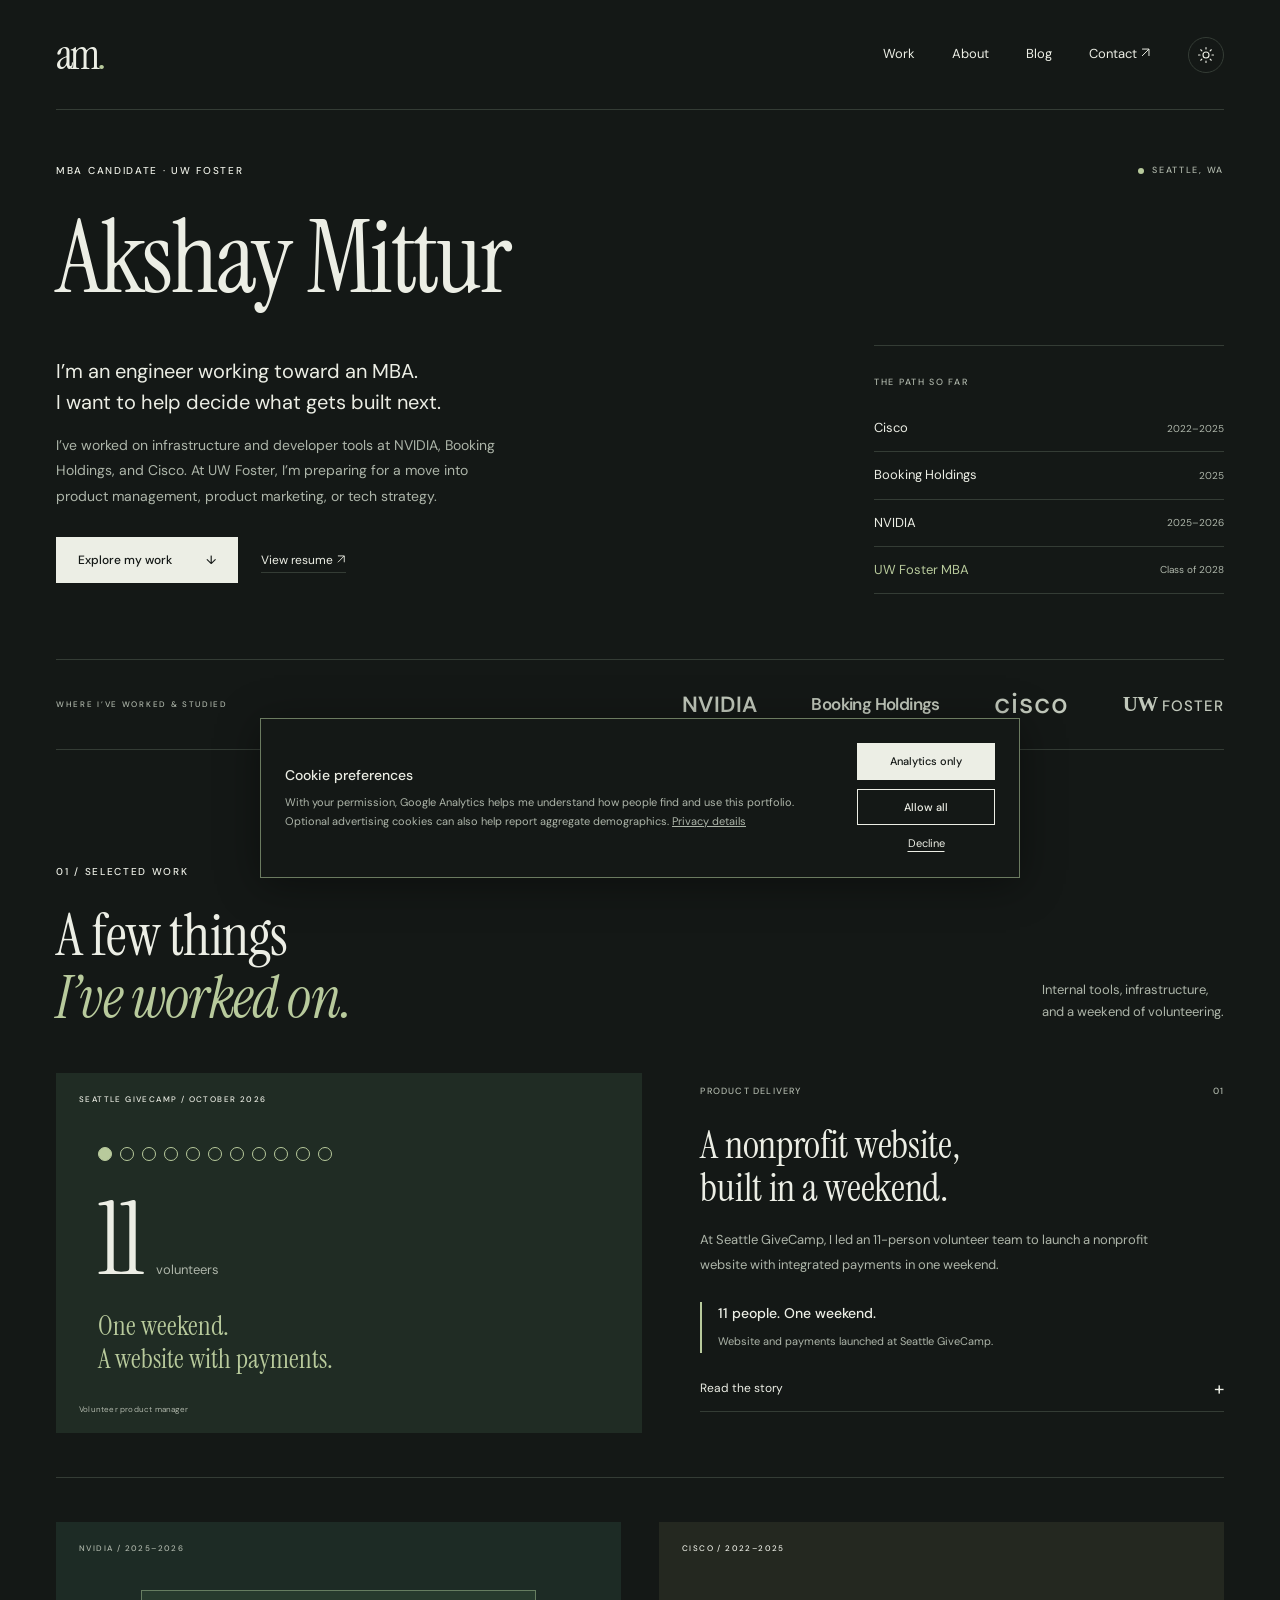
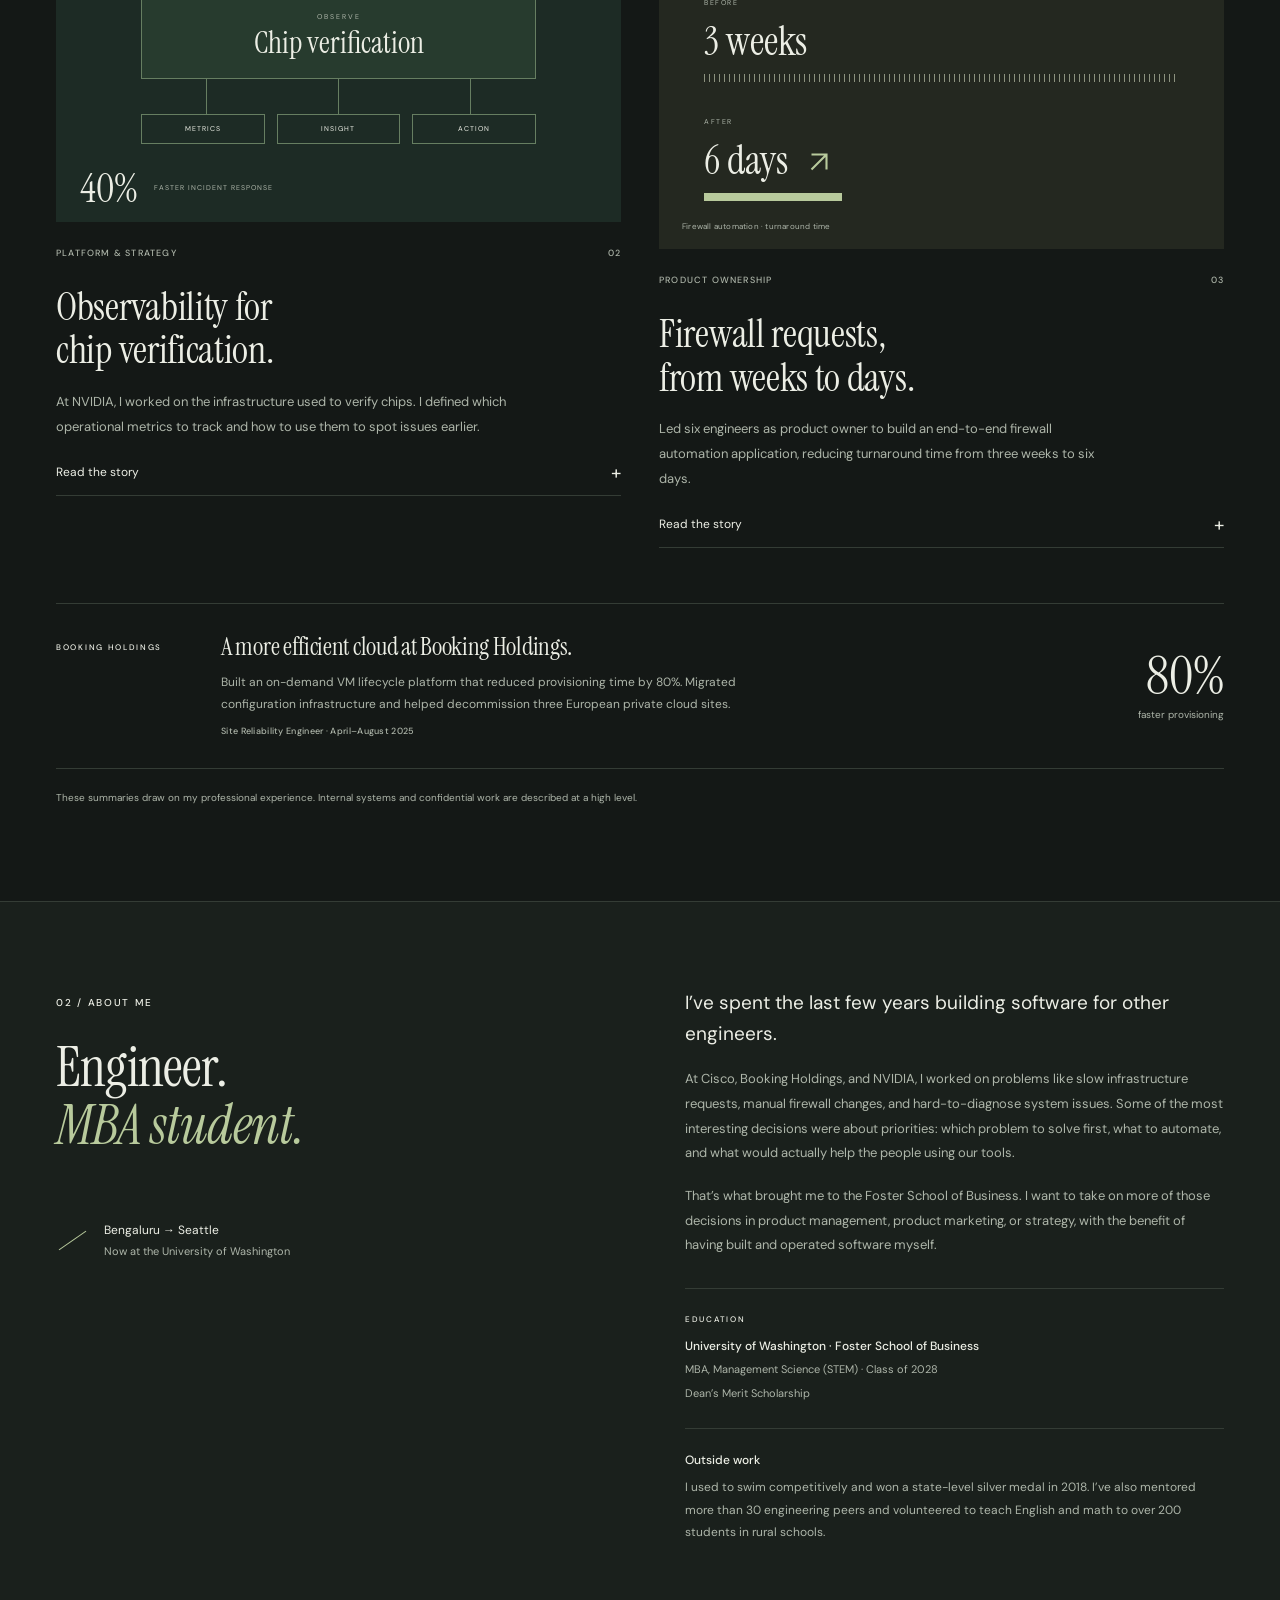
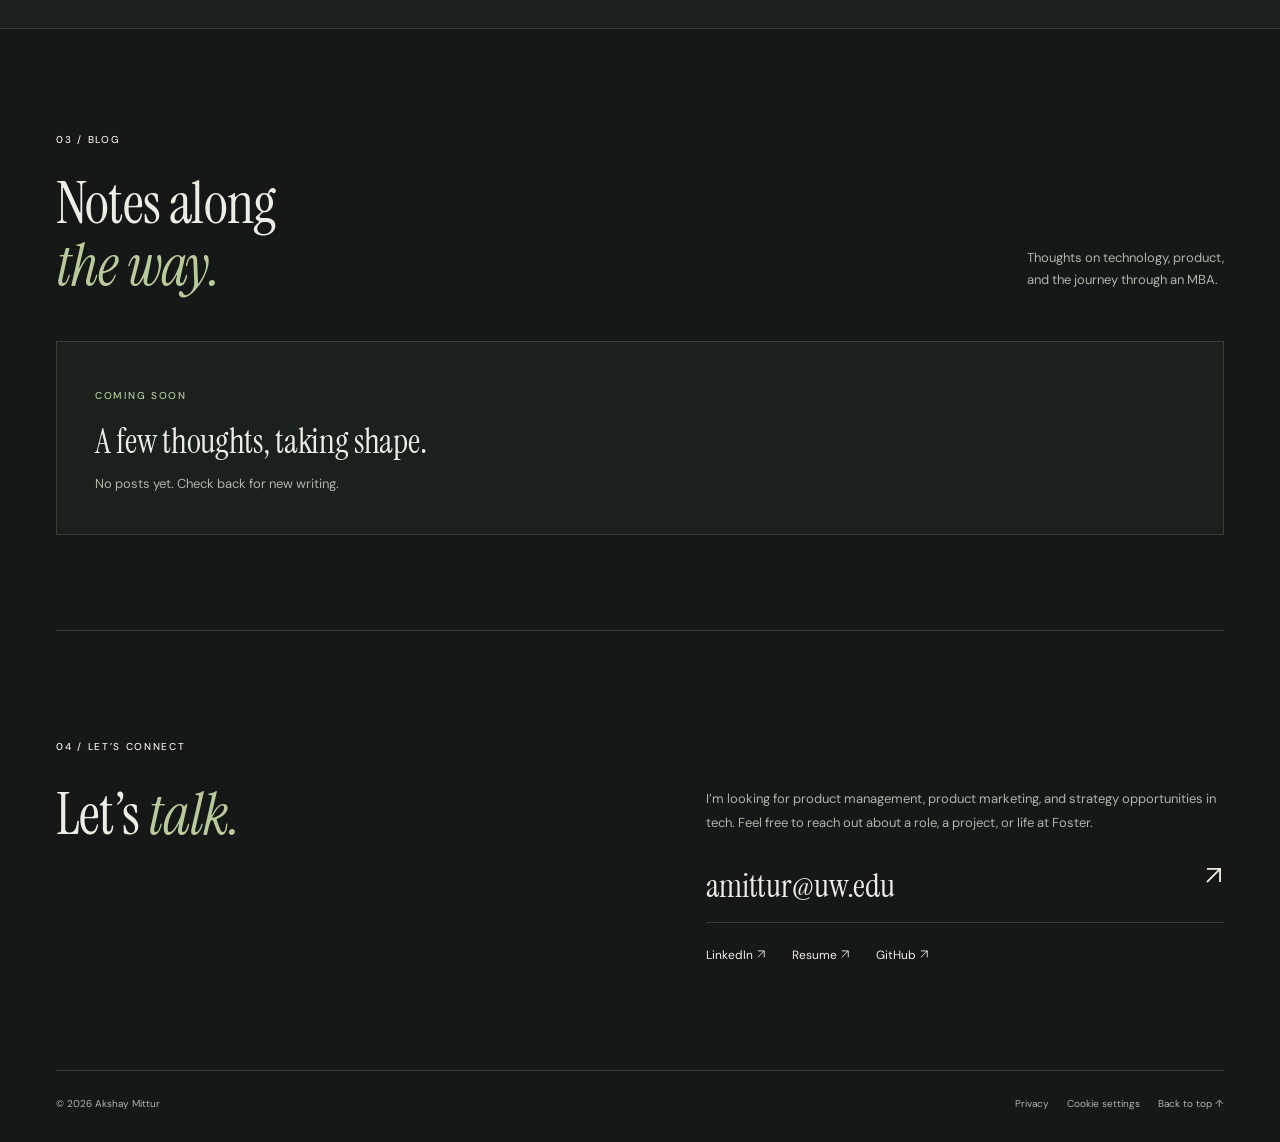
<file: index.html>
<!doctype html>
<html lang="en">
<head>
  <meta charset="utf-8">
  <meta name="viewport" content="width=device-width, initial-scale=1">
  <title>Akshay Mittur</title>
  <meta name="description" content="Akshay Mittur is an MBA candidate at UW Foster with experience at NVIDIA, Booking Holdings, and Cisco. Exploring product management, product marketing, and strategy in tech.">
  <meta name="theme-color" content="#141816">
  <link rel="canonical" href="https://akshaymittur.github.io/">
  <meta property="og:type" content="website">
  <meta property="og:title" content="Akshay Mittur">
  <meta property="og:description" content="From infrastructure at NVIDIA, Booking Holdings, and Cisco to an MBA at UW Foster. Product management, product marketing, and strategy in tech.">
  <meta property="og:url" content="https://akshaymittur.github.io/">
  <meta property="og:image" content="https://akshaymittur.github.io/assets/social.png">
  <meta name="twitter:card" content="summary_large_image">
  <link rel="icon" href="assets/favicon.svg" type="image/svg+xml">
  <link rel="preload" href="assets/instrument-serif-latin-400-normal.woff2" as="font" type="font/woff2" crossorigin>
  <script src="/theme.js"></script><link rel="stylesheet" href="styles.css">
  <!-- Google tag (gtag.js): script.js loads G-GQCD5XF19V only after visitor consent. -->
  <script src="site-config.js" defer></script>
  <script src="script.js" defer></script>
  <script src="blog.js" defer></script>
</head>
<body>
  <a class="skip-link" href="#main">Skip to content</a>
  <header class="site-header wrap">
    <a class="wordmark" href="#" aria-label="Akshay Mittur, home">am<span class="wordmark-dot">.</span></a>
    <nav aria-label="Main navigation"><a href="#work">Work</a><a href="#about">About</a><a href="#blog">Blog</a><a href="#contact">Contact <span aria-hidden="true"><svg class="arrow-icon" viewBox="0 0 16 16" aria-hidden="true"><path d="M3 13 13 3M3 3h10v10"/></svg></span></a><button class="theme-toggle" type="button" data-theme-toggle aria-label="Switch to light theme" title="Switch to light theme" hidden><svg class="theme-sun" viewBox="0 0 24 24" aria-hidden="true"><circle cx="12" cy="12" r="4"/><path d="M12 2v2m0 16v2M2 12h2m16 0h2M5 5l1.5 1.5m11 11L19 19M5 19l1.5-1.5m11-11L19 5"/></svg><svg class="theme-moon" viewBox="0 0 24 24" aria-hidden="true"><path d="M20.5 13.2A8.6 8.6 0 0 1 10.8 3.5a8.6 8.6 0 1 0 9.7 9.7Z"/></svg></button></nav>
  </header>
  <main id="main">
    <section class="hero wrap" aria-labelledby="hero-title">
      <div class="hero-top"><span class="eyebrow">MBA CANDIDATE · UW FOSTER</span><span class="location"><span class="status-dot"></span> SEATTLE, WA</span></div>
      <h1 id="hero-title">Akshay Mittur</h1>
      <div class="hero-bottom">
        <div class="hero-intro"><p>I’m an engineer working toward an MBA.<br>I want to help decide what gets built next.</p><p class="muted">I’ve worked on infrastructure and developer tools at NVIDIA, Booking Holdings, and Cisco. At UW Foster, I’m preparing for a move into product management, product marketing, or tech strategy.</p><a class="button" href="#work">Explore my work <span aria-hidden="true">↓</span></a><a class="text-link resume-link" href="assets/akshay-mittur-resume.pdf" target="_blank" rel="noopener" data-track="resume_open">View resume <span aria-hidden="true"><svg class="arrow-icon" viewBox="0 0 16 16" aria-hidden="true"><path d="M3 13 13 3M3 3h10v10"/></svg></span></a></div>
        <aside class="career-note" aria-label="My career so far"><span class="eyebrow">THE PATH SO FAR</span><ol><li><span>Cisco</span><span>2022–2025</span></li><li><span>Booking Holdings</span><span>2025</span></li><li><span>NVIDIA</span><span>2025–2026</span></li><li class="current"><span>UW Foster MBA</span><span>Class of 2028</span></li></ol></aside>
      </div>
      <div class="experience-strip"><span class="eyebrow">WHERE I’VE WORKED & STUDIED</span><div><span class="company nvidia">NVIDIA</span><span class="company booking">Booking Holdings</span><span class="company cisco">cisco</span><span class="company foster">UW <span>FOSTER</span></span></div></div>
    </section>

    <section id="work" class="work-section wrap" aria-labelledby="work-title">
      <div class="section-heading"><div><span class="eyebrow">01 / SELECTED WORK</span><h2 id="work-title">A few things<br><em>I’ve worked on.</em></h2></div><p>Internal tools, infrastructure,<br>and a weekend of volunteering.</p></div>
      <article class="project project-featured">
        <div class="project-visual nonprofit-visual" aria-hidden="true"><span class="visual-caption">SEATTLE GIVECAMP / OCTOBER 2026</span><div class="givecamp-art"><div class="team-dots"><i></i><i></i><i></i><i></i><i></i><i></i><i></i><i></i><i></i><i></i><i></i></div><div class="givecamp-number">11 <span>volunteers</span></div><div class="givecamp-delivery">One weekend.<br>A website with payments.</div></div><span class="visual-note">Volunteer product manager</span></div>
        <div class="project-copy"><div class="project-meta"><span>PRODUCT DELIVERY</span><span>01</span></div><h3>A nonprofit website,<br>built in a weekend.</h3><p>At Seattle GiveCamp, I led an 11-person volunteer team to launch a nonprofit website with integrated payments in one weekend.</p><div class="project-result"><strong>11 people. One weekend.</strong><span>Website and payments launched at Seattle GiveCamp.</span></div><details data-project="givecamp"><summary>Read the story <span aria-hidden="true">+</span></summary><div class="story"><h4>The challenge</h4><p>Turn a nonprofit’s needs into a working website within a weekend, with payments included in the launch scope.</p><h4>My role</h4><p>As volunteer product manager, I translated stakeholder needs into requirements, prioritized scope, and coordinated an 11-person team through delivery.</p><h4>The outcome</h4><p>We launched the website with integrated payments before the weekend ended.</p></div></details></div>
      </article>
      <div class="project-grid">
        <article class="project project-stacked"><div class="project-visual infrastructure-visual" aria-hidden="true"><span class="visual-caption">NVIDIA / 2025–2026</span><div class="infra-diagram"><div class="infra-core"><span>OBSERVE</span><strong>Chip verification</strong></div><div class="signal-lines"><span></span><span></span><span></span></div><div class="infra-nodes"><span>METRICS</span><span>INSIGHT</span><span>ACTION</span></div></div><div class="visual-stat">40%<span>FASTER INCIDENT RESPONSE</span></div></div><div class="project-copy"><div class="project-meta"><span>PLATFORM & STRATEGY</span><span>02</span></div><h3>Observability for<br>chip verification.</h3><p>At NVIDIA, I worked on the infrastructure used to verify chips. I defined which operational metrics to track and how to use them to spot issues earlier.</p><details data-project="nvidia"><summary>Read the story <span aria-hidden="true">+</span></summary><div class="story"><h4>The challenge</h4><p>Support critical chip verification infrastructure with better operational visibility and a more efficient cloud architecture.</p><h4>My role</h4><p>As a Software Engineer II, I drove observability strategy and architected the migration of monolithic infrastructure handling over 70% of internal traffic to cloud-based microservices.</p><h4>The outcome</h4><p>Incident response was 40% faster, and infrastructure costs fell by 20%.</p></div></details></div></article>
        <article class="project project-stacked"><div class="project-visual automation-visual" aria-hidden="true"><span class="visual-caption">CISCO / 2022–2025</span><div class="timeline-art"><div><span>BEFORE</span><strong>3 weeks</strong><div class="time-bar before-bar"></div></div><div><span>AFTER</span><strong>6 days <span><svg class="arrow-icon" viewBox="0 0 16 16" aria-hidden="true"><path d="M3 13 13 3M3 3h10v10"/></svg></span></strong><div class="time-bar after-bar"></div></div></div><span class="visual-note">Firewall automation · turnaround time</span></div><div class="project-copy"><div class="project-meta"><span>PRODUCT OWNERSHIP</span><span>03</span></div><h3>Firewall requests,<br>from weeks to days.</h3><p>Led six engineers as product owner to build an end-to-end firewall automation application, reducing turnaround time from three weeks to six days.</p><details data-project="cisco"><summary>Read the story <span aria-hidden="true">+</span></summary><div class="story"><h4>The challenge</h4><p>Make company-wide firewall management faster and easier for internal engineering teams.</p><h4>My role</h4><p>I defined and prioritized features with stakeholders, led a six-engineer team, and helped build the application and its lifecycle management capabilities.</p><h4>The outcome</h4><p>Turnaround time fell from three weeks to six days. Across my Cisco work, network automation also eliminated over 500 manual engineering hours.</p></div></details></div></article>
      </div>
      <div class="more-work"><span class="eyebrow">BOOKING HOLDINGS</span><div><h3>A more efficient cloud at Booking Holdings.</h3><p>Built an on-demand VM lifecycle platform that reduced provisioning time by 80%. Migrated configuration infrastructure and helped decommission three European private cloud sites.</p><span class="small-note">Site Reliability Engineer · April–August 2025</span></div><span class="more-work-stat">80%<small>faster provisioning</small></span></div>
      <p class="work-footnote">These summaries draw on my professional experience. Internal systems and confidential work are described at a high level.</p>
    </section>

    <section id="about" class="about-section" aria-labelledby="about-title"><div class="wrap about-grid"><div><span class="eyebrow">02 / ABOUT ME</span><h2 id="about-title">Engineer.<br><em>MBA student.</em></h2><div class="about-note"><span class="note-line"></span><p>Bengaluru → Seattle<br><span>Now at the University of Washington</span></p></div></div><div class="about-copy"><p class="lead">I’ve spent the last few years building software for other engineers.</p><p>At Cisco, Booking Holdings, and NVIDIA, I worked on problems like slow infrastructure requests, manual firewall changes, and hard-to-diagnose system issues. Some of the most interesting decisions were about priorities: which problem to solve first, what to automate, and what would actually help the people using our tools.</p><p>That’s what brought me to the Foster School of Business. I want to take on more of those decisions in product management, product marketing, or strategy, with the benefit of having built and operated software myself.</p><div class="education"><span class="eyebrow">EDUCATION</span><strong>University of Washington · Foster School of Business</strong><span>MBA, Management Science (STEM) · Class of 2028</span><span>Dean’s Merit Scholarship</span></div><div class="beyond-work"><h3>Outside work</h3><p>I used to swim competitively and won a state-level silver medal in 2018. I’ve also mentored more than 30 engineering peers and volunteered to teach English and math to over 200 students in rural schools.</p></div></div></div></section>

    <section id="blog" class="blog-section wrap" aria-labelledby="blog-title">
      <div class="section-heading">
        <div><span class="eyebrow">03 / BLOG</span><h2 id="blog-title">Notes along<br><em>the way.</em></h2></div>
        <p>Thoughts on technology, product,<br>and the journey through an MBA.</p>
      </div>
      <div id="blog-posts"></div>
      <div class="blog-empty" id="blog-empty" role="status">
        <span class="eyebrow">COMING SOON</span>
        <h3>A few thoughts, taking shape.</h3>
        <p>No posts yet. Check back for new writing.</p>
      </div>
      <noscript><p class="blog-notice">JavaScript is needed to display blog posts.</p></noscript>
    </section>

    <section id="contact" class="contact-section wrap" aria-labelledby="contact-title"><span class="eyebrow">04 / LET’S CONNECT</span><div class="contact-grid"><h2 id="contact-title">Let’s <em>talk.</em></h2><div><p>I’m looking for product management, product marketing, and strategy opportunities in tech. Feel free to reach out about a role, a project, or life at Foster.</p><a class="email-link" href="mailto:amittur@uw.edu" data-track="contact_email">amittur@uw.edu <span aria-hidden="true"><svg class="arrow-icon" viewBox="0 0 16 16" aria-hidden="true"><path d="M3 13 13 3M3 3h10v10"/></svg></span></a><div class="contact-links"><a class="text-link" href="https://www.linkedin.com/in/akshay-mittur/" target="_blank" rel="noopener noreferrer" data-track="linkedin_click">LinkedIn <svg class="arrow-icon" viewBox="0 0 16 16" aria-hidden="true"><path d="M3 13 13 3M3 3h10v10"/></svg></a><a class="text-link" href="assets/akshay-mittur-resume.pdf" target="_blank" rel="noopener" data-track="resume_open">Resume <svg class="arrow-icon" viewBox="0 0 16 16" aria-hidden="true"><path d="M3 13 13 3M3 3h10v10"/></svg></a><a class="text-link" href="https://github.com/akshaymittur" target="_blank" rel="noopener noreferrer" data-track="github_click">GitHub <svg class="arrow-icon" viewBox="0 0 16 16" aria-hidden="true"><path d="M3 13 13 3M3 3h10v10"/></svg></a></div></div></div></section>
  </main>
  <footer class="wrap site-footer"><span>© <span id="year">2026</span> Akshay Mittur</span><div><a href="privacy.html">Privacy</a><button class="plain-button" type="button" id="analytics-settings">Cookie settings</button><a href="#">Back to top ↑</a></div></footer>
  <section class="consent-panel" id="consent-panel" aria-labelledby="consent-title" hidden><div><h2 id="consent-title">Cookie preferences</h2><p>With your permission, Google Analytics helps me understand how people find and use this portfolio. Optional advertising cookies can also help report aggregate demographics. <a href="privacy.html">Privacy details</a></p></div><div class="consent-actions"><button type="button" class="button" data-consent="analytics">Analytics only</button><button type="button" class="button button-outline" data-consent="all">Allow all</button><button type="button" class="plain-button" data-consent="denied">Decline</button></div></section>
</body>
</html>
</file>
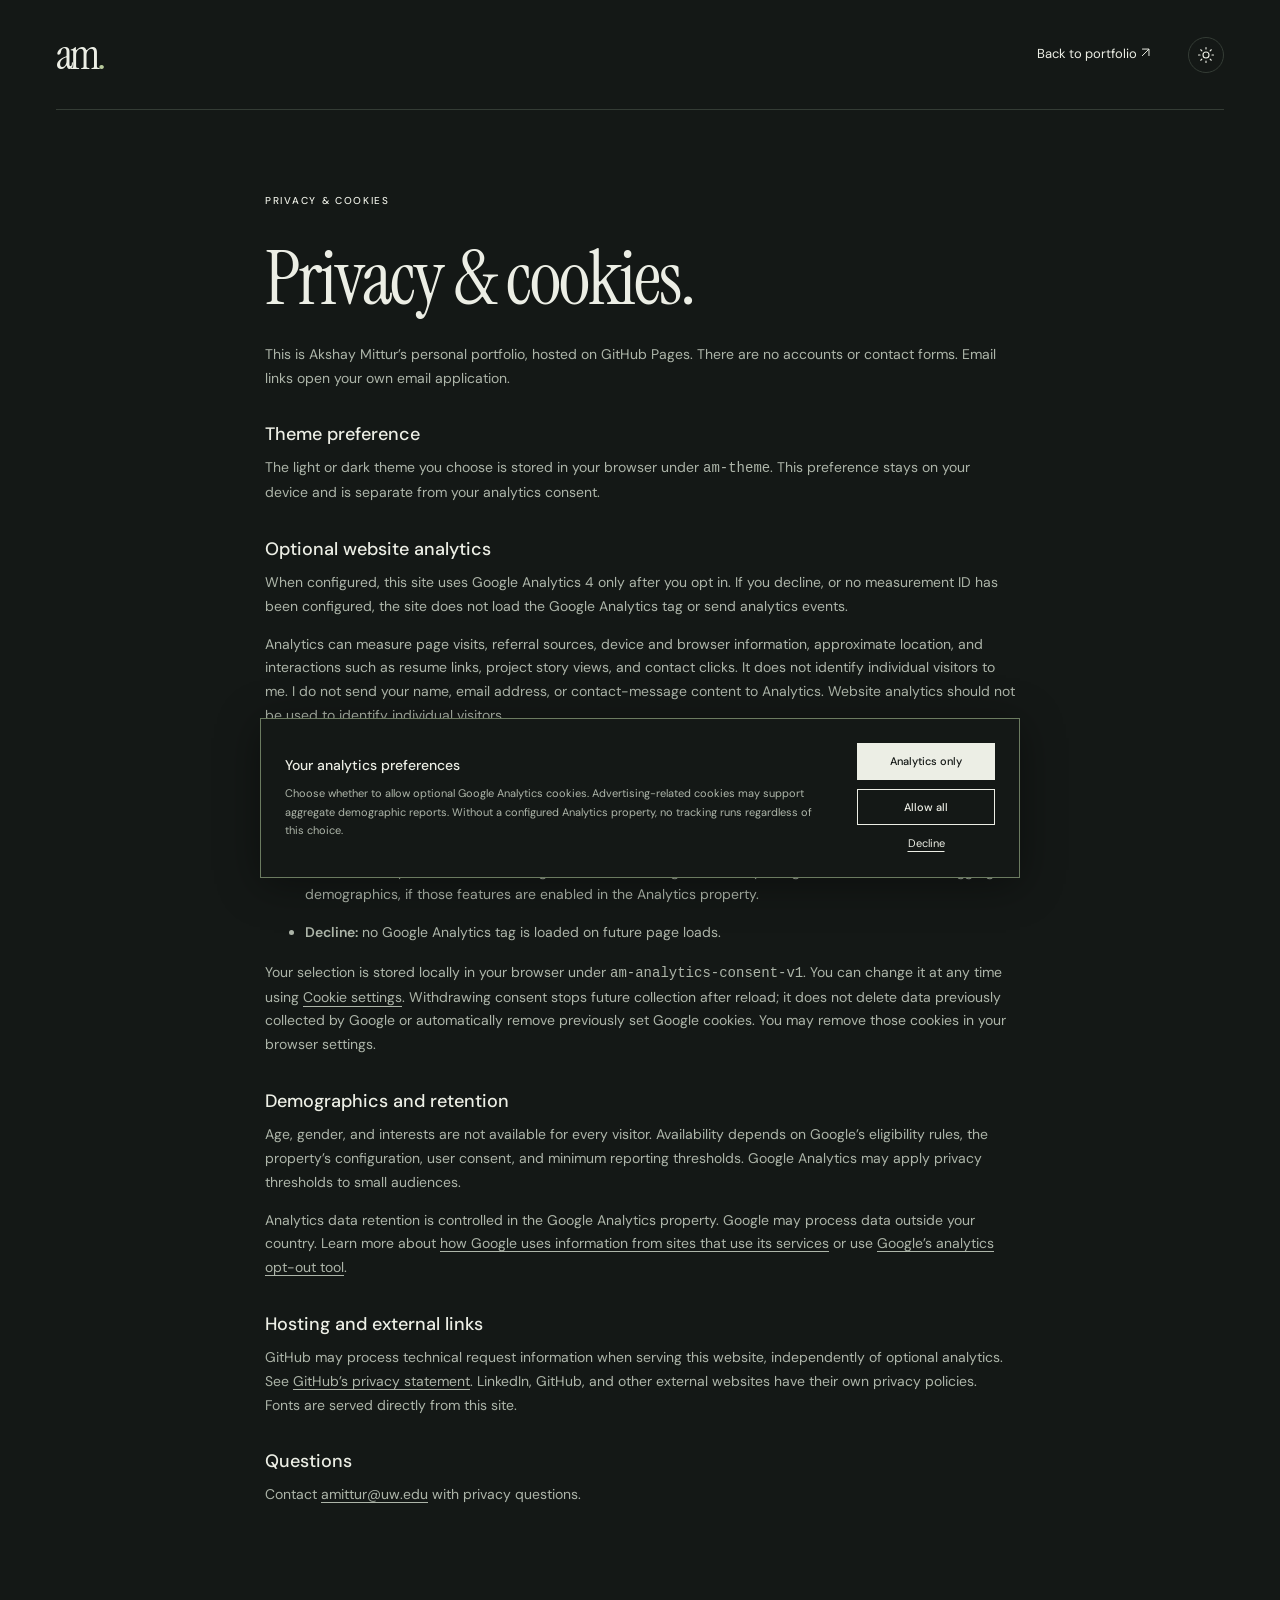
<file: privacy.html>
<!doctype html>
<html lang="en"><head><meta charset="utf-8"><meta name="viewport" content="width=device-width, initial-scale=1"><meta name="robots" content="noindex"><title>Privacy — Akshay Mittur</title><meta name="theme-color" content="#141816"><link rel="icon" href="assets/favicon.svg" type="image/svg+xml"><script src="/theme.js"></script><link rel="stylesheet" href="styles.css"><script src="site-config.js" defer></script><script src="script.js" defer></script></head>
<body><a class="skip-link" href="#main">Skip to content</a><header class="site-header wrap"><a class="wordmark" href="/" aria-label="Akshay Mittur, home">am<span class="wordmark-dot">.</span></a><nav aria-label="Main navigation"><a href="/">Back to portfolio <svg class="arrow-icon" viewBox="0 0 16 16" aria-hidden="true"><path d="M3 13 13 3M3 3h10v10"/></svg></a><button class="theme-toggle" type="button" data-theme-toggle aria-label="Switch to light theme" title="Switch to light theme" hidden><svg class="theme-sun" viewBox="0 0 24 24" aria-hidden="true"><circle cx="12" cy="12" r="4"/><path d="M12 2v2m0 16v2M2 12h2m16 0h2M5 5l1.5 1.5m11 11L19 19M5 19l1.5-1.5m11-11L19 5"/></svg><svg class="theme-moon" viewBox="0 0 24 24" aria-hidden="true"><path d="M20.5 13.2A8.6 8.6 0 0 1 10.8 3.5a8.6 8.6 0 1 0 9.7 9.7Z"/></svg></button></nav></header>
<main id="main" class="wrap privacy-page"><span class="eyebrow">PRIVACY & COOKIES</span><h1>Privacy & cookies.</h1><p>This is Akshay Mittur’s personal portfolio, hosted on GitHub Pages. There are no accounts or contact forms. Email links open your own email application.</p>
<h2>Theme preference</h2><p>The light or dark theme you choose is stored in your browser under <code>am-theme</code>. This preference stays on your device and is separate from your analytics consent.</p>
<h2>Optional website analytics</h2><p>When configured, this site uses Google Analytics 4 only after you opt in. If you decline, or no measurement ID has been configured, the site does not load the Google Analytics tag or send analytics events.</p><p>Analytics can measure page visits, referral sources, device and browser information, approximate location, and interactions such as resume links, project story views, and contact clicks. It does not identify individual visitors to me. I do not send your name, email address, or contact-message content to Analytics. Website analytics should not be used to identify individual visitors.</p>
<h2>Your choices</h2><ul><li><strong>Analytics only:</strong> allows analytics cookies and measurement, with advertising storage, advertising user data, and ad personalization denied.</li><li><strong>Allow all:</strong> also permits the advertising-related consent signals used by Google for features such as aggregate demographics, if those features are enabled in the Analytics property.</li><li><strong>Decline:</strong> no Google Analytics tag is loaded on future page loads.</li></ul><p>Your selection is stored locally in your browser under <code>am-analytics-consent-v1</code>. You can change it at any time using <button type="button" id="analytics-settings" class="plain-button">Cookie settings</button>. Withdrawing consent stops future collection after reload; it does not delete data previously collected by Google or automatically remove previously set Google cookies. You may remove those cookies in your browser settings.</p>
<h2>Demographics and retention</h2><p>Age, gender, and interests are not available for every visitor. Availability depends on Google’s eligibility rules, the property’s configuration, user consent, and minimum reporting thresholds. Google Analytics may apply privacy thresholds to small audiences.</p><p>Analytics data retention is controlled in the Google Analytics property. Google may process data outside your country. Learn more about <a href="https://policies.google.com/technologies/partner-sites" target="_blank" rel="noopener noreferrer">how Google uses information from sites that use its services</a> or use <a href="https://tools.google.com/dlpage/gaoptout" target="_blank" rel="noopener noreferrer">Google’s analytics opt-out tool</a>.</p>
<h2>Hosting and external links</h2><p>GitHub may process technical request information when serving this website, independently of optional analytics. See <a href="https://docs.github.com/en/site-policy/privacy-policies/github-general-privacy-statement" target="_blank" rel="noopener noreferrer">GitHub’s privacy statement</a>. LinkedIn, GitHub, and other external websites have their own privacy policies. Fonts are served directly from this site.</p>
<h2>Questions</h2><p>Contact <a href="mailto:amittur@uw.edu">amittur@uw.edu</a> with privacy questions.</p></main>
<section class="consent-panel" id="consent-panel" aria-labelledby="consent-title" hidden><div><h2 id="consent-title">Your analytics preferences</h2><p>Choose whether to allow optional Google Analytics cookies. Advertising-related cookies may support aggregate demographic reports. Without a configured Analytics property, no tracking runs regardless of this choice.</p></div><div class="consent-actions"><button class="button" type="button" data-consent="analytics">Analytics only</button><button class="button button-outline" type="button" data-consent="all">Allow all</button><button class="plain-button" type="button" data-consent="denied">Decline</button></div></section></body></html>
</file>
<file: styles.css>
@font-face{font-family:DM Sans;src:url('assets/dm-sans-latin-400-normal.woff2') format('woff2');font-weight:400;font-display:swap}
@font-face{font-family:DM Sans;src:url('assets/dm-sans-latin-500-normal.woff2') format('woff2');font-weight:500;font-display:swap}
@font-face{font-family:DM Sans;src:url('assets/dm-sans-latin-600-normal.woff2') format('woff2');font-weight:600;font-display:swap}
@font-face{font-family:Instrument Serif;src:url('assets/instrument-serif-latin-400-normal.woff2') format('woff2');font-weight:400;font-display:swap}
@font-face{font-family:Instrument Serif;src:url('assets/instrument-serif-latin-400-italic.woff2') format('woff2');font-weight:400;font-style:italic;font-display:swap}
:root{color-scheme:dark;--paper:#141816;--ink:#eceee5;--secondary:#adb5a9;--line:#343c35;--green:#b8ca9c;--serif:'Instrument Serif',Georgia,serif;--sans:'DM Sans',Arial,sans-serif}
:root{--selection:#364733;--company-color:#c1c8bb;--nonprofit-bg:#202c24;--infra-bg:#1d2b25;--diagram-line:#667e61;--infra-core:#273b2e;--automation-bg:#242820;--time-stripe:#8c927f;--about-bg:#1a201c;--consent-border:#6b7b60;--shadow:#00000066;--hover-bg:#293526}
:root[data-theme="light"]{color-scheme:light;--paper:#f6f4ee;--ink:#283126;--secondary:#64685e;--line:#d5d7cd;--green:#586847;--selection:#dce2cf;--company-color:#65695f;--nonprofit-bg:#e5e8de;--infra-bg:#e2e8de;--diagram-line:#829178;--infra-core:#d4dfcb;--automation-bg:#e9e4da;--time-stripe:#989380;--about-bg:#eaece3;--consent-border:#8b987c;--shadow:#1e2c2026;--hover-bg:#e2e7d8}
*{box-sizing:border-box}html{scroll-behavior:smooth;scroll-padding-top:30px}body{margin:0;background:var(--paper);color:var(--ink);font-family:var(--sans);font-size:16px;line-height:1.7;-webkit-font-smoothing:antialiased}::selection{background:var(--selection)}a{color:inherit;text-decoration:none}button{font:inherit;color:inherit;cursor:pointer}a,button,summary{-webkit-tap-highlight-color:transparent}a:focus-visible,button:focus-visible,summary:focus-visible{outline:2px solid var(--green);outline-offset:6px}p,h1,h2,h3,h4{margin:0}button{border:0}h1,h2,h3{font-weight:400}em{font-weight:400;color:var(--green)}.wrap{max-width:1240px;width:calc(100% - 112px);margin-inline:auto}.eyebrow,.location,.project-meta,.visual-caption,.mini-eyebrow,.art-label,.art-bottom,.small-note{font-size:10px;line-height:1.5;font-weight:500;letter-spacing:1.7px}.site-header{display:flex;align-items:center;justify-content:space-between;height:110px;border-bottom:1px solid var(--line)}.wordmark{font-family:var(--serif);font-size:43px;letter-spacing:-3px;line-height:1}.wordmark-dot{color:var(--green)}nav{display:flex;align-items:center;gap:37px;font-size:13px}nav a{transition:color .2s}nav a:hover{color:var(--green)}nav a:last-child span{margin-left:5px}.hero{padding-top:53px}.hero-top{display:flex;justify-content:space-between;align-items:center}.location{display:flex;align-items:center;gap:8px;color:var(--secondary);font-size:9px}.status-dot{height:6px;width:6px;background:var(--green);border-radius:50%}h1{font-family:var(--serif);font-size:clamp(64px,7.9vw,108px);letter-spacing:-2px;line-height:1.02;margin-top:28px}.hero-bottom{display:grid;grid-template-columns:1fr .75fr;gap:100px;margin-top:36px;align-items:center}.hero-intro>p:first-child{font-size:20px;line-height:1.55;margin-bottom:15px}.muted{color:var(--secondary);font-size:14px;max-width:455px;line-height:1.85}.button{display:inline-flex;align-items:center;justify-content:center;gap:34px;background:var(--ink);color:var(--paper);padding:13px 21px;font-size:12px;font-weight:500;line-height:1.5;transition:background .2s,transform .2s;border:1px solid var(--ink);border-radius:0}.button:hover{background:var(--green);transform:translateY(-2px)}.hero-intro .button{margin-top:27px}.text-link{font-size:12px;border-bottom:1px solid var(--line);padding-bottom:4px;transition:border-color .2s}.text-link:hover{border-color:var(--ink)}.resume-link{margin-left:23px}.experience-strip{border-top:1px solid var(--line);border-bottom:1px solid var(--line);margin-top:65px;padding:26px 0;display:flex;align-items:center;justify-content:space-between;gap:35px}.experience-strip>.eyebrow{font-size:8px;color:var(--secondary)}.experience-strip>div{display:flex;align-items:center;justify-content:space-between;gap:54px}.company{font-size:20px;font-weight:600;letter-spacing:-.6px;color:var(--company-color)}.company.nvidia{font-size:22px;letter-spacing:.4px}.company.booking{font-size:17px}.company.cisco{font-size:28px;font-weight:500;letter-spacing:1px;line-height:1}.company.foster{font-family:Georgia,serif;font-size:21px}.company.foster span{font-family:var(--sans);font-size:15px;font-weight:500;letter-spacing:1px}.work-section{padding-top:106px;padding-bottom:95px}.section-heading{display:flex;justify-content:space-between;align-items:end;gap:50px;margin-bottom:45px}h2{font-family:var(--serif);font-size:58px;line-height:1.06;letter-spacing:-.8px}.section-heading h2{margin-top:22px}.section-heading>p{font-size:13px;color:var(--secondary);padding-bottom:5px}.project-featured{display:grid;grid-template-columns:1.12fr 1fr;border-bottom:1px solid var(--line);padding-bottom:44px;gap:58px}.project-visual{position:relative;overflow:hidden;min-height:345px}.nonprofit-visual{background:var(--nonprofit-bg);display:flex;align-items:center;justify-content:center;padding:58px 42px 42px}.visual-caption{position:absolute;left:23px;top:20px;font-size:8px;letter-spacing:1.4px}.visual-note{position:absolute;left:23px;bottom:16px;font-size:8px;letter-spacing:.2px;color:var(--secondary)}.project-copy{padding:12px 0 0}.project-meta{display:flex;justify-content:space-between;font-size:9px;letter-spacing:1.2px;color:var(--secondary)}h3{font-family:var(--serif);font-size:39px;line-height:1.12;letter-spacing:-.3px}.project h3{margin-top:24px;margin-bottom:18px}.project-copy>p{font-size:13px;line-height:1.9;color:var(--secondary);max-width:450px}.project-result{border-left:2px solid var(--green);margin:25px 0;padding-left:16px}.project-result strong{display:block;font-size:14px;font-weight:500}.project-result span{font-size:11px;color:var(--secondary)}details{font-size:13px;margin-top:23px}summary{list-style:none;cursor:pointer;display:flex;justify-content:space-between;align-items:center;border-bottom:1px solid var(--line);padding-bottom:12px;font-size:12px}summary::-webkit-details-marker{display:none}summary>span{font-size:19px;line-height:1;transition:transform .2s}details[open] summary>span{transform:rotate(45deg)}.story{padding:15px 0;color:var(--secondary);font-size:13px}.story h4{font-size:11px;color:var(--ink);font-weight:500;margin-top:12px;margin-bottom:5px}.project-grid{display:grid;grid-template-columns:1fr 1fr;gap:38px;margin-top:44px}.project-stacked .project-copy{padding-top:25px}.project-stacked .project-visual{min-height:300px}.infrastructure-visual{background:var(--infra-bg);color:var(--ink)}.infrastructure-visual .visual-caption{color:var(--secondary)}.infra-diagram{width:70%;margin:68px auto 0}.infra-core{border:1px solid var(--diagram-line);padding:20px;position:relative;text-align:center;background:var(--infra-core)}.infra-core>span{font-size:7px;letter-spacing:2px;display:block;color:var(--secondary)}.infra-core strong{font-family:var(--serif);font-weight:400;font-size:30px;display:block;margin-top:5px;line-height:1}.signal-lines{display:flex;justify-content:space-around;height:35px}.signal-lines span{height:100%;border-left:1px solid var(--diagram-line)}.infra-nodes{display:flex;justify-content:space-between;gap:12px}.infra-nodes span{border:1px solid var(--diagram-line);font-size:7px;text-align:center;padding:8px 4px;width:33.3%;letter-spacing:1px}.visual-stat{display:flex;align-items:center;gap:16px;margin:24px 24px 0;font-family:var(--serif);font-size:40px;line-height:1}.visual-stat span{font-family:var(--sans);font-size:7px;letter-spacing:1px;color:var(--secondary)}.automation-visual{background:var(--automation-bg)}.timeline-art{padding:64px 45px 48px;display:flex;flex-direction:column;gap:23px}.timeline-art>div>span{font-size:7px;letter-spacing:1.5px;color:var(--secondary)}.timeline-art strong{display:block;font-family:var(--serif);font-size:40px;font-weight:400;line-height:1.2;margin:4px 0 9px}.timeline-art strong>span{font-size:28px;color:var(--green);margin-left:12px}.time-bar{height:8px;background:repeating-linear-gradient(90deg,var(--time-stripe) 0 1px,transparent 1px 5px)}.before-bar{width:100%}.after-bar{width:29%;background:var(--green)}.more-work{border-top:1px solid var(--line);border-bottom:1px solid var(--line);margin-top:55px;padding:29px 0;display:grid;grid-template-columns:135px 1fr 135px;gap:30px}.more-work>.eyebrow{font-size:8px;padding-top:8px}.more-work h3{font-size:25px;margin-bottom:10px}.more-work p{font-size:12px;color:var(--secondary);max-width:540px;line-height:1.85}.small-note{display:block;font-size:9px;letter-spacing:.3px;margin-top:10px;color:var(--secondary)}.more-work-stat{font-family:var(--serif);font-size:53px;line-height:1.1;align-self:center;text-align:right}.more-work-stat small{font-family:var(--sans);display:block;font-size:10px;color:var(--secondary);line-height:1.8}.work-footnote{font-size:10px;color:var(--secondary);margin-top:20px}.about-section{background:var(--about-bg);border-top:1px solid var(--line);border-bottom:1px solid var(--line);padding:85px 0}.about-grid{display:grid;grid-template-columns:1fr 1fr;gap:90px}.about-grid h2{margin-top:25px;font-size:55px}.about-note{margin-top:65px;display:flex;gap:15px;align-items:center;font-size:12px}.note-line{display:block;width:33px;border-top:1px solid var(--green);transform:rotate(-35deg)}.about-note p span{font-size:11px;color:var(--secondary)}.about-copy>p{font-size:13px;color:var(--secondary);line-height:1.9;margin-bottom:18px}.about-copy>p.lead{font-size:19px;line-height:1.65;color:var(--ink)}.education{border-top:1px solid var(--line);border-bottom:1px solid var(--line);padding:24px 0;margin-top:30px}.education .eyebrow{font-size:8px;margin-bottom:11px;display:block}.education strong{font-size:12px;font-weight:500;display:block}.education>span:not(.eyebrow){display:block;font-size:11px;color:var(--secondary);line-height:1.8;margin-top:4px}.beyond-work{padding-top:25px}.beyond-work h3{font-family:var(--sans);font-size:12px;letter-spacing:0;font-weight:500;margin-bottom:9px}.beyond-work p{font-size:12px;color:var(--secondary);line-height:1.85}.contact-section{padding-top:100px;padding-bottom:100px}.contact-grid{display:grid;grid-template-columns:1.1fr 1fr;gap:80px;margin-top:26px}.contact-grid>div{padding-top:3px}.contact-grid p{font-size:13px;color:var(--secondary);line-height:1.9}.email-link{font-family:var(--serif);font-size:33px;display:flex;justify-content:space-between;gap:20px;margin-top:22px;border-bottom:1px solid var(--line);padding-bottom:8px}.email-link:hover{color:var(--green)}.email-link>span{font-family:var(--sans);font-size:24px}.contact-links{display:flex;gap:26px;margin-top:22px}.contact-links .text-link{border:0}.site-footer{display:flex;gap:25px;justify-content:space-between;border-top:1px solid var(--line);padding:24px 0 30px;color:var(--secondary);font-size:10px}.site-footer>div{display:flex;gap:18px}.plain-button{background:none;padding:0;font-size:inherit;text-decoration:underline;text-underline-offset:4px}.site-footer .plain-button{text-decoration:none}.site-footer a:hover,.site-footer button:hover{color:var(--ink)}.skip-link{position:absolute;top:-70px;left:20px;background:var(--ink);color:var(--paper);padding:10px 20px;z-index:10}.skip-link:focus{top:10px}.consent-panel{position:fixed;bottom:22px;left:50%;transform:translateX(-50%);z-index:100;background:var(--paper);border:1px solid var(--consent-border);box-shadow:0 6px 40px var(--shadow);width:min(760px,calc(100% - 32px));padding:24px;display:flex;gap:25px;align-items:center}.consent-panel[hidden]{display:none}.consent-panel h2{font-family:var(--sans);font-size:14px;letter-spacing:0;font-weight:500;line-height:1.4}.consent-panel p{font-size:11px;color:var(--secondary);line-height:1.7;margin-top:8px}.consent-panel p a{text-decoration:underline}.consent-actions{display:flex;flex-direction:column;gap:9px;min-width:138px;align-items:stretch}.consent-actions .button{font-size:11px;padding:9px 12px}.consent-actions .plain-button{font-size:11px}.button-outline{background:transparent;color:var(--ink)}.button-outline:hover{background:var(--hover-bg)}.privacy-page{max-width:750px;padding-top:75px;padding-bottom:90px}.privacy-page h1{font-size:76px;margin-bottom:25px}.privacy-page h2{font-family:var(--sans);font-weight:500;font-size:18px;letter-spacing:0;margin-top:35px;margin-bottom:12px}.privacy-page p,.privacy-page li{font-size:14px;color:var(--secondary);margin-bottom:14px}.privacy-page a{text-decoration:underline;text-underline-offset:3px}.privacy-page .eyebrow{font-size:10px}.privacy-page button{font-size:14px}
@media(min-width:1500px){.hero{padding-top:70px}.hero-bottom{margin-top:45px}}
@media(max-width:1050px){.wrap{width:calc(100% - 72px)}.hero-bottom{gap:45px}.experience-strip>div{gap:30px}.project-featured{gap:32px}.nonprofit-visual{padding:50px 25px 35px}.about-grid{gap:50px}.contact-grid{gap:45px}h2{font-size:50px}.about-grid h2{font-size:48px}.more-work{grid-template-columns:110px 1fr 110px;gap:20px}.site-footer{flex-wrap:wrap}}
@media(max-width:760px){.wrap{width:calc(100% - 40px)}.site-header{height:84px}.wordmark{font-size:38px}nav{gap:24px;font-size:12px}.hero{padding-top:36px}.hero-top .eyebrow{font-size:9px}.location{font-size:8px;letter-spacing:1px}h1{font-size:clamp(54px,11.5vw,86px);letter-spacing:-1.2px;margin-top:26px}.hero-bottom{grid-template-columns:1fr;gap:30px;margin-top:30px}.hero-intro>p:first-child{font-size:18px}.muted{font-size:13px;max-width:500px}.experience-strip{margin-top:35px;display:block;padding:20px 0}.experience-strip>.eyebrow{display:block;margin-bottom:20px}.experience-strip>div{gap:15px;flex-wrap:wrap;justify-content:space-between}.company.nvidia{font-size:17px}.company.booking{font-size:13px}.company.cisco{font-size:23px}.company.foster{font-size:18px}.company.foster span{font-size:11px}.work-section{padding-top:65px;padding-bottom:60px}.section-heading{display:block;margin-bottom:30px}.section-heading>p{margin-top:20px;font-size:12px}h2{font-size:45px}.project-featured{display:block;padding-bottom:35px}.project-featured>.project-copy{padding-top:25px}.project-visual{min-height:330px}.nonprofit-visual{padding:55px 38px 40px}.project h3{font-size:36px;margin-top:18px}.project-copy>p{max-width:none}.project-grid{grid-template-columns:1fr;gap:40px;margin-top:35px}.project-stacked .project-visual{min-height:300px}.infra-diagram{max-width:320px}.more-work{grid-template-columns:1fr 90px;gap:20px;margin-top:40px;padding:24px 0}.more-work>.eyebrow{grid-column:1/-1;padding:0}.more-work h3{font-size:24px}.more-work-stat{font-size:44px}.more-work-stat small{font-size:9px}.work-footnote{font-size:9px}.about-section{padding:55px 0}.about-grid{grid-template-columns:1fr;gap:30px}.about-grid h2{font-size:45px}.about-note{margin-top:25px}.about-copy>p.lead{font-size:18px}.contact-section{padding-top:60px;padding-bottom:60px}.contact-grid{grid-template-columns:1fr;gap:24px;margin-top:22px}.email-link{font-size:31px;max-width:450px}.contact-links{gap:30px}.site-footer{padding:22px 0;gap:15px;font-size:9px}.site-footer>div{gap:15px}.consent-panel{bottom:12px;padding:20px;flex-direction:column;gap:15px;align-items:stretch}.consent-actions{flex-direction:row;flex-wrap:wrap;gap:10px}.consent-actions .plain-button{margin-left:8px}.privacy-page{padding-top:45px}.privacy-page h1{font-size:60px}}
@media(prefers-reduced-motion:reduce){html{scroll-behavior:auto}*,*:before,*:after{transition:none!important;animation:none!important}}
@media print{.site-header nav,.hero-art,.consent-panel,.site-footer,.button,.contact-links,summary{display:none}.wrap{width:100%}.hero,.work-section,.contact-section,.about-section{padding:20px 0}.project-visual{display:none}.project-featured,.project-grid,.about-grid,.contact-grid{display:block}details:not([open])>.story{display:block}h1{font-size:50px}h2{font-size:32px}.project{break-inside:avoid}.project-grid .project{margin-top:20px}.experience-strip{margin-top:20px}}

.arrow-icon{display:inline-block;width:.85em;height:.85em;fill:none;stroke:currentColor;stroke-width:1.4;vertical-align:baseline;flex-shrink:0}.email-link .arrow-icon{width:21px;height:21px}.timeline-art .arrow-icon{width:24px;height:24px}


.career-note{width:100%;max-width:350px;justify-self:end;border-top:1px solid var(--line);padding-top:20px}.career-note>.eyebrow{font-size:9px;color:var(--secondary)}.career-note ol{list-style:none;margin:12px 0 0;padding:0}.career-note li{display:flex;justify-content:space-between;gap:20px;padding:12px 0;border-bottom:1px solid var(--line);font-size:13px}.career-note li>span:last-child{font-size:10px;color:var(--secondary);align-self:center}.career-note .current>span:first-child{color:var(--green)}.givecamp-art{width:100%;padding:16px 0}.team-dots{display:flex;gap:8px;flex-wrap:wrap;max-width:270px;margin-bottom:24px}.team-dots i{width:14px;height:14px;border:1px solid var(--green);border-radius:50%}.team-dots i:first-child{background:var(--green)}.givecamp-number{font-family:var(--serif);font-size:100px;line-height:1.1;letter-spacing:-3px}.givecamp-number span{font-family:var(--sans);font-size:13px;letter-spacing:0;color:var(--secondary)}.givecamp-delivery{font-family:var(--serif);font-size:27px;line-height:1.2;margin-top:15px;color:var(--green)}
@media(max-width:760px){.career-note{max-width:none;margin-top:10px}.nonprofit-visual{padding:55px 32px 40px}.givecamp-art{padding:20px 0}.givecamp-number{font-size:88px}.team-dots{gap:8px}.team-dots i{width:12px;height:12px}}
@media print{:root{color-scheme:light;--paper:#fff;--ink:#141816;--secondary:#404940;--line:#ccc;--green:#42563b}.career-note{display:none}.about-section{background:#fff}}

.theme-toggle{display:inline-flex;align-items:center;justify-content:center;flex-shrink:0;width:36px;height:36px;padding:8px;border:1px solid var(--line);border-radius:50%;background:transparent;color:var(--ink)}
.theme-toggle[hidden]{display:none}
.theme-toggle:hover{background:var(--hover-bg);border-color:var(--green)}
.theme-toggle svg{width:18px;height:18px;fill:none;stroke:currentColor;stroke-width:1.5;stroke-linecap:round;stroke-linejoin:round}
.theme-toggle .theme-moon{display:none}
:root[data-theme="light"] .theme-toggle .theme-sun{display:none}
:root[data-theme="light"] .theme-toggle .theme-moon{display:block}
@media(max-width:760px){.site-header nav{gap:18px}.theme-toggle{width:34px;height:34px}}
@media(max-width:370px){.site-header nav{gap:13px}}

/* Blog styles share the portfolio palette in both themes. */
.blog-section {
  padding-top: 95px;
  padding-bottom: 95px;
  border-bottom: 1px solid var(--line);
}
.blog-empty {
  padding: 38px;
  border: 1px solid var(--line);
  background: var(--about-bg);
}
.blog-empty[hidden] { display: none; }
.blog-empty .eyebrow { color: var(--green); }
.blog-empty h3 { margin: 16px 0 12px; font-size: 34px; }
.blog-empty p, .blog-notice { font-size: 13px; color: var(--secondary); }
.blog-post { padding: 32px 0; border-top: 1px solid var(--line); overflow-wrap: anywhere; }
.blog-post time { color: var(--secondary); }
.blog-post h3 { margin: 14px 0; font-size: 36px; }
.blog-summary, .blog-body { max-width: 720px; color: var(--secondary); font-size: 14px; line-height: 1.9; }
.blog-details { max-width: 720px; }
.blog-body p { margin-top: 18px; white-space: pre-line; }
@media (max-width: 760px) {
  .blog-section { padding-top: 60px; padding-bottom: 60px; }
  .blog-empty { padding: 26px 22px; }
  .blog-empty h3, .blog-post h3 { font-size: 30px; }
}
@media (max-width: 400px) {
  .site-header nav { gap: 12px; font-size: 11px; }
  .theme-toggle { width: 30px; height: 30px; padding: 6px; }
}
@media print {
  .blog-section { padding: 20px 0; }
  .blog-post { break-inside: avoid; }
  .blog-details:not([open]) > .blog-body { display: block; }
}
</file>
